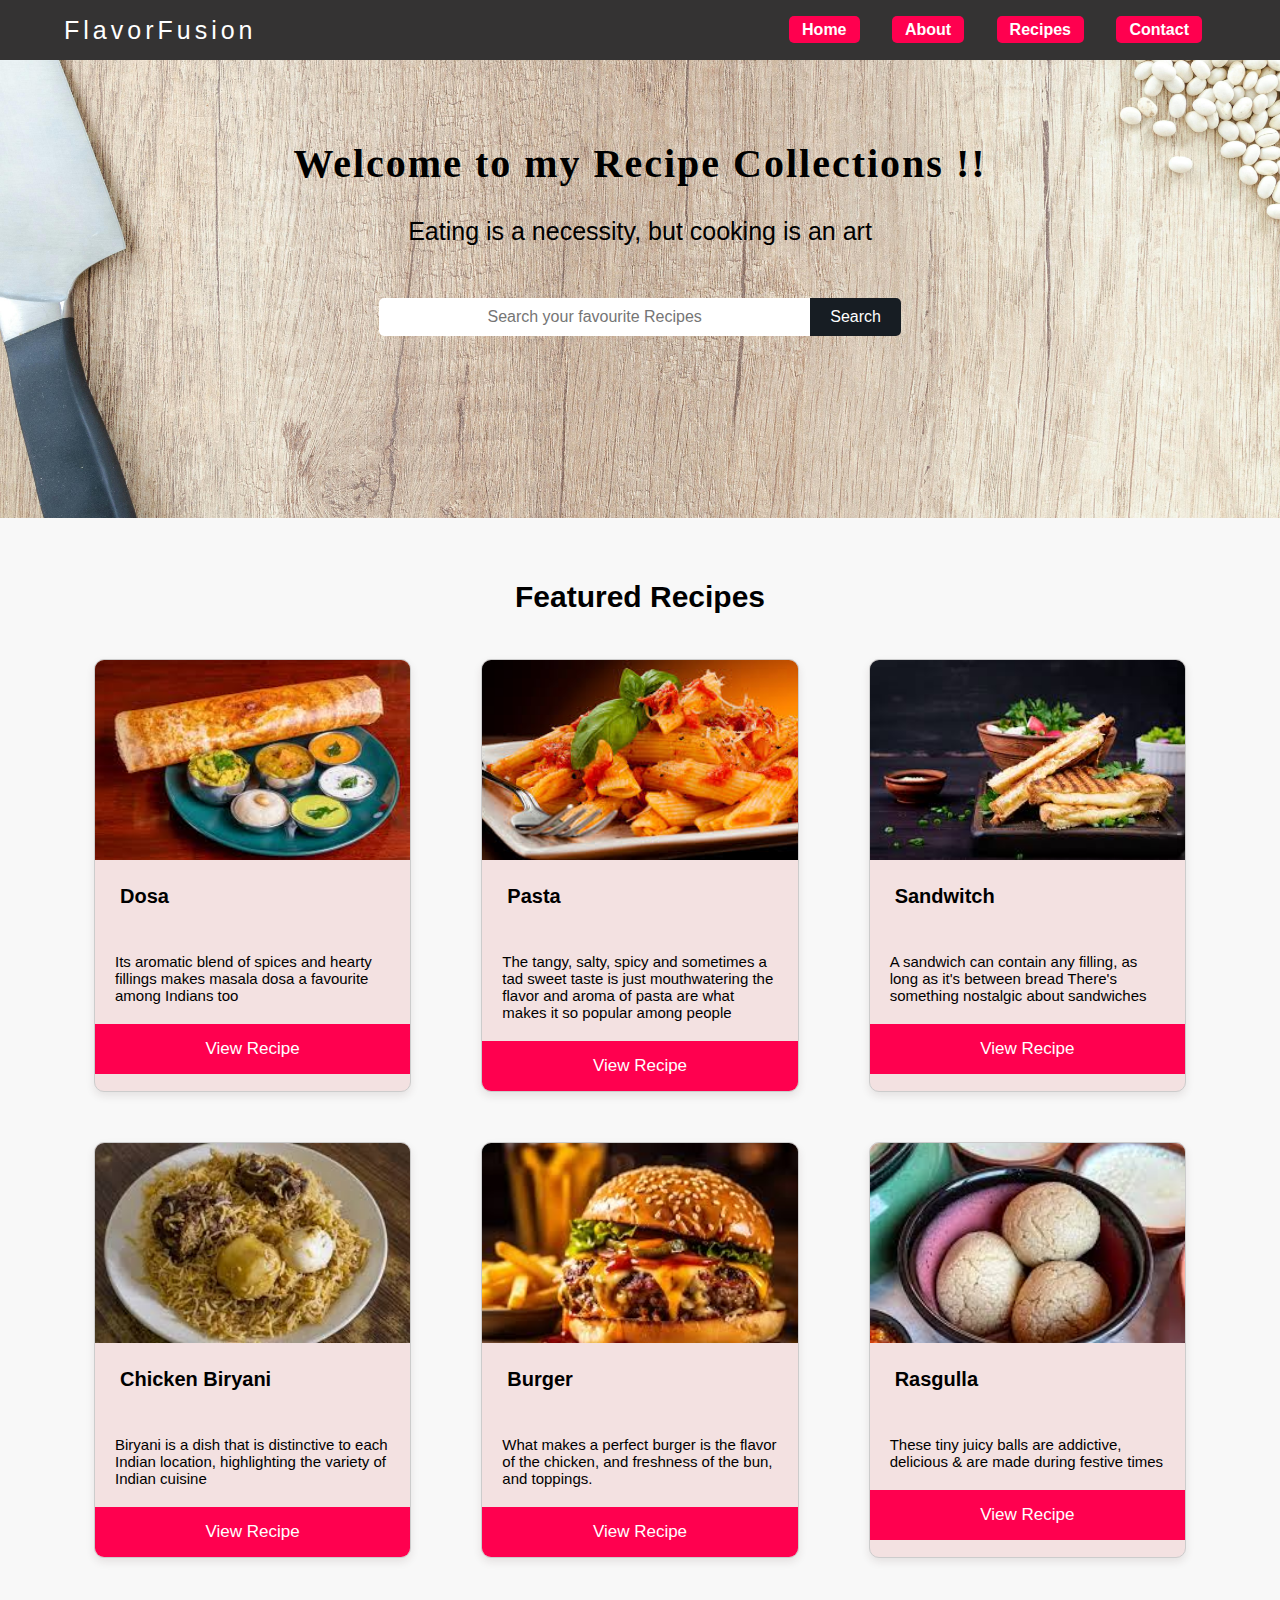
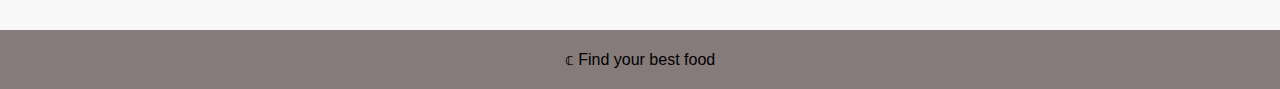
<file: Landing-page/index.html>
<html lang="en">

<head>
    <meta charset="UTF-8">
    <meta name="viewport" content="width=device-width, initial-scale=1.0">
    <link rel="stylesheet" href="style.css">
    <title>Flavour Fusion</title>
</head>

<body>
    <header>
        <div class="container">
            <h2 class="logo">Flavor<span>Fusion</span></h2>
            <nav>
                <div class="menu-icon">&#9776;</div>
                <ul class="nav-list">
                    <li>Home</li>
                    <li>About</li>
                    <li>Recipes</li>
                    <li>Contact</li>
                </ul>
            </nav>
        </div>
    </header>
    <section class="bottom">
        <div class="bottom-section">
            <h2>Welcome to my Recipe Collections !!</h2>
            <p>Eating is a necessity, but cooking is an art</p>

            <form action="#" class="serchbox">
                <input type="text" placeholder="Search your favourite Recipes">
                <button type="submit">Search</button>
            </form>
        </div>
    </section>



    <section class="Recipes">
        <h1>Featured Recipes</h1>
        <div class="recipe-section">
            <div class="recipe-cards">
                <img src="Assests/images.jpeg" alt="">
                <h2>Dosa</h2>
                <p>Its aromatic blend of spices and hearty fillings makes masala dosa a favourite among Indians too</p>
                <a href="#">View Recipe</a>
            </div>
            <div class="recipe-cards">
                <img src="Assests/images1.jpeg" alt="">
                <h2>Pasta</h2>
                <p>The tangy, salty, spicy and sometimes a tad sweet taste is just mouthwatering the flavor and aroma of
                    pasta are what makes it so popular among people</p>
                <a href="#">View Recipe</a>
            </div>
            <div class="recipe-cards">
                <img src="Assests/images2.jpeg" alt="">
                <h2>Sandwitch</h2>
                <p>A sandwich can contain any filling, as long as it's between bread There's something nostalgic about
                    sandwiches</p>
                <a href="#">View Recipe</a>
            </div>
            <div class="recipe-cards">
                <img src="Assests/images5.jpeg" alt="">
                <h2>Chicken Biryani</h2>
                <p> Biryani is a dish that is distinctive to each Indian location, highlighting the variety of Indian
                    cuisine</p>
                <a href="#">View Recipe</a>
            </div>
            <div class="recipe-cards">
                <img src="Assests/Untitled1.jpeg" alt="">
                <h2>Burger</h2>
                <p>What makes a perfect burger is the flavor of the chicken, and freshness of the bun, and toppings.
                </p>
                <a href="#">View Recipe</a>
            </div>
            <div class="recipe-cards">
                <img src="Assests/images4.jpeg" alt="">
                <h2>Rasgulla</h2>
                <p>These tiny juicy balls are addictive, delicious & are made during festive times</p>
                <a href="#">View Recipe</a>
            </div>
        </div>
    </section>

    <footer>
        <div>
            <p>&copf; Find your best food</p>
        </div>
    </footer>
</body>

</html>
</file>
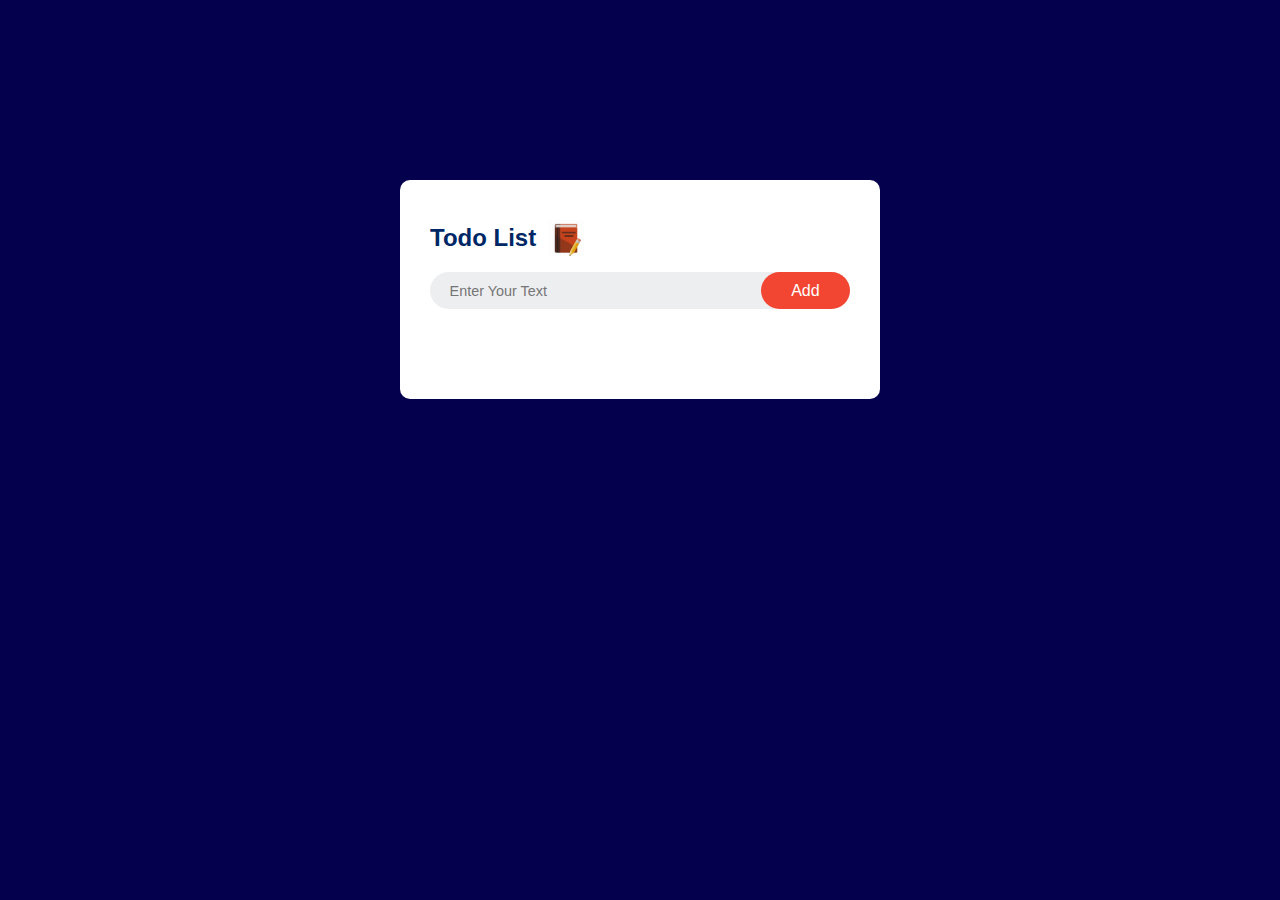
<file: TODO APP/index.html>
<!DOCTYPE html>
<html lang="en">

<head>
    <meta charset="UTF-8">
    <meta name="viewport" content="width=device-width, initial-scale=1.0">
    <link rel="stylesheet" href="style.css">
    <title>Todo APP</title>
</head>

<body>
    <div class="container">
        <div class="todo-app">
            <h2>Todo List <img src="img/OIP.png"></h2>
            <div class="todo-input">
                <input type="text" id="input-box" placeholder="Enter your text">
                <button onclick="addTask()">Add</button>
            </div>
            <ul id="todo-list"></ul>
        </div>

    </div>
    <script src="script.js"></script>
</body>

</html>
</file>
<file: Landing-page/style.css>
* {
    margin: 0;
    padding: 0;
    box-sizing: border-box;
    font-family: sans-serif;
}

body {
    width: 100%;
    min-height: 100vh;
    background-color: #f8f8f8;
}

header {
    height: 60px;
    width: 100%;
    background-color: rgb(52, 51, 51);
    color: white;
    display: flex;
    align-items: center;
    position: fixed;
}

.container {
    width: 90%;
    margin: 0 auto;
    display: flex;
    align-items: center;
    justify-content: space-between;
}

.nav-list {
    display: none;

}

nav ul li {
    list-style: none;
    display: inline;
    margin: 14px;
    font-weight: bold;
    padding: 13px;
    padding-top: 5px;
    padding-bottom: 5px;
    border-radius: 5px;
    background-color: rgb(255, 0, 79);
    cursor: pointer;
}

nav ul li:hover {
    background-color: white;
    color: rgb(255, 0, 79);
    transition: 1s;
}

.logo {
    font-size: 25px;
    font-weight: 500;
    letter-spacing: 4px;
    cursor: pointer;
}
.logo span{
    transition:  0.5s;
}
.logo:hover span:nth-child(1){

   margin-left: 20px;
}
.logo:hover span:nth-child(2){
    margin-right:8px;
 }
.logo:hover span
{
  color: #fff; 
  text-shadow: 0 0 10px #fff,
               0 0 20px #fff,
               0 0 40px #fff,
               0 0 80px #fff,
               0 0 120px #fff,
               0 0 160px #fff;
}

.bottom {
    width: 100%;
    height: auto;
    background: url(Assests/pexels-lukas-616358.jpg);
    background-repeat: no-repeat;
    background-size: cover;
    background-position: center;
    color: white;
    text-align: center;
    padding: 140px 0;
    margin-bottom: 15px;
}

.bottom h2 {
    color: black;    
    font-size: 40px;
    margin-bottom: 30px;
    font-family: cursive;
    font-weight: 590;
    letter-spacing: 2px;
}

.bottom p {
    color: black;
    font-size: 25px;
    margin-bottom: 40px;
}

.serchbox {
    width: 50%;
    margin: 30px auto;
    padding: 12px;
    display: flex;
    align-items: center;
    justify-content: center;
    color: black;
}

.serchbox input {
    text-align: center;
    width: 70%;
    padding: 10px;
    outline: none;
    border: 0;
    border-radius: 5px 0 0 5px;
    font-size: 1rem;
}

.serchbox button {
    padding: 10px 20px;
    outline: none;
    border: none;
    border-radius: 0px 5px 5px 0px;
    font-size: 1rem;
    font-weight: 530;
    cursor: pointer;
    background-color:  rgb(23, 29, 35);;
    color: #fff;
}

.serchbox button:hover{
    background-color: rgb(255, 0, 79);
    color: white;
    transition: 1s;
}

.recipes {
    padding: 47px 0;
}

.recipes h1 {
    text-align: center;
    margin-bottom: 20px;
    font-size: 30px;
}

.recipe-section {
    width: 90%;
    margin: 0 auto;
    display: grid;
    grid-template-columns: repeat(auto-fit, minmax(350px, 1fr));
    column-gap: 10px;
}

.recipe-cards {
    background: rgb(243, 225, 225);
    margin: 25px 30px;
    border-radius: 10px;
    border: 1px solid #ccc;
    overflow: hidden;
    box-shadow: 0 4px 8px rgba(56, 27, 27, 0.1);
}

.recipe-cards img {
    width: 100%;
    height: 200px;
    object-fit: cover;
}

.recipe-cards h2 {
    font-size: 20px;
    padding: 25px;
}

.recipe-cards p {
    font-size: 15px;
    padding: 20px;
  font-family:sans-serif; 
}

.recipe-cards a {
    font-size: 17px;
    display: block;
    text-align: center;
    text-decoration: none;
    background: rgb(255, 0, 79);
    color: #fff;
    padding: 15px;
    cursor: pointer;
}
.recipe-cards a:hover {
    background-color: rgb(255, 163, 163);
    color: rgb(37, 21, 21);
    transition: 1s;
}
footer {
    background: #867b7b;
    padding: 20px;
    color: black;
    text-align: center;
}

.menu-icon {
    font-size: 24px;
    padding: 20px;
    text-align: right;
    cursor: pointer;
    display: block;
}

@media only screen and (min-width: 768px) {

   
    
    .menu-icon {
        display: none;
    }

    .nav-list {
        display: block;
    }
}

@media only screen and (max-width: 768px) {
     
    .bottom{
        background-position: left;
    }

    .bottom h2 {
        font-size: 28px;
    }

    .bottom p {
        font-size: 15px;
    }

    .serchbox {
        width: 90%;
        margin: 30px auto;
    }
}
</file>
<file: TODO APP/style.css>
@import url('https://fonts.googleapis.com/css2?family=Playfair+Display:ital,wght@0,400..900;1,400..900&display=swap');
* {
  margin: 0;
  padding: 0;
  font-family: "Poppins", sans-serif;
  box-sizing: border-box;
}

.container {
  width: 100%;
  min-height: 100vh;
  background: #05004e;
  padding: 10px;
  padding-top: 80px;
}

.todo-app {
  width: 100%;
  max-width: 480px;
  background: #fff;
  margin: 100px auto 10px;
  padding: 40px 30px 70px;
  border-radius: 10px;
}

.todo-app h2 {
  display: flex;
  color: #002765;
  align-items: center;
  margin-bottom: 1rem;
}

.todo-app h2 img {
  width: 2.25rem;
  margin-left: 0.75rem;
}

.todo-input {
  display: flex;
  align-items: center;
  justify-content: space-between;
  background-color: #edeef0;
  border-radius: 40px;
  padding-left: 10px;
  margin-bottom: 20px;
}

input {
  flex: 1;
  border: none;
  outline: none;
  font-size: 0.9rem;
  background: transparent;
  padding: 0.6rem;
  text-transform: capitalize;
}

button {
  margin-left: -100px;
  cursor: pointer;
  border: none;
  outline: none;
  color: #fff;
  background-color: #f24633;
  font-size: 1rem;
  padding: 0.6rem 1.9rem;
  border-radius: 40px;
}
button:hover{
  background-color: #3548f2;
  color: white;
  transition: 1s;
}
ul li {
  list-style: none;
  position: relative;
  font-size: 16px;
  padding: 12px 8px 12px 50px;
  user-select: none;
  cursor: pointer;
}

ul li::before {
  content: "";
  position: absolute;
  height: 26px;
  width: 26px;
  border-radius: 50%;
  background-image: url(img/unchecked.png);
  background-size: cover;
  background-position: center;
  top: 12px;
  left: 8px;
}

ul li.checked {
  color: #555;
  text-decoration: line-through;
}

ul li.checked::before {
  background-image: url(img/checked.png);
}

ul li span {
  position: absolute;
  right: 0;
  top: 5px;
  width: 40px;
  height: 40px;
  font-size: 25px;
  color: #555;
  text-align: center;
  border-radius: 50%;
}


@media screen and (max-width: 380px) {
  .todo-app {
    display: none;
  }
}

.footer {
  display: flex;
  justify-content: center;
  background: none;
  color: #bbb;
  font-size: 0.6rem;
  margin-top: 0.1rem;
  outline: none;
}

.footer a {
  color: rgb(32, 12, 181);
  text-decoration: none;
}
</file>
